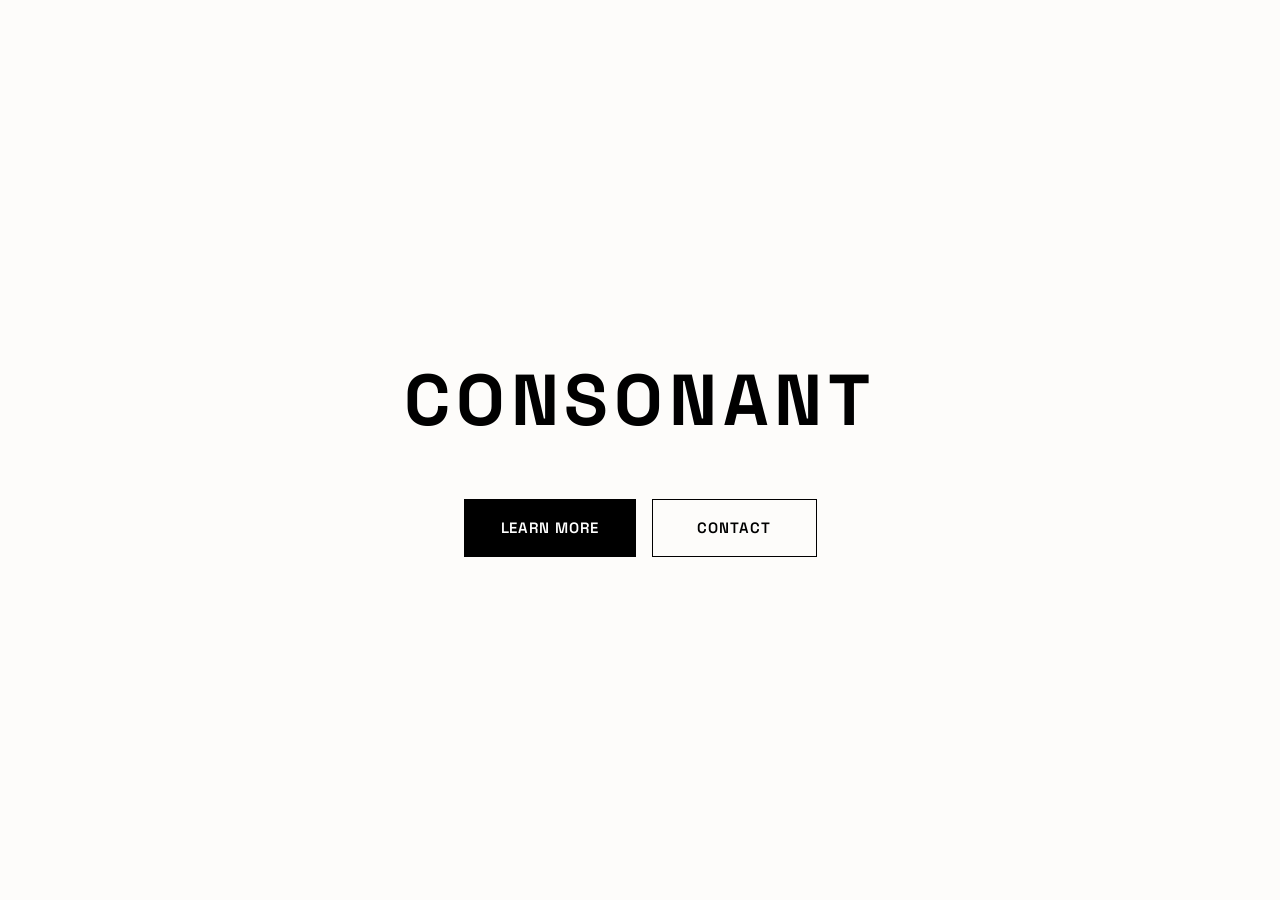
<file: index.html>
<!DOCTYPE html>
<html lang="en">
<head>
    <meta charset="UTF-8" />
    <meta name="viewport" content="width=device-width, initial-scale=1.0" />
    <title>Consonant</title>
    <link rel="stylesheet" href="style.css" />
</head>
<body class="home-body">
    <div class="home-center">
        <h1>CONSONANT</h1>
        <div class="button-row">
            <a href="learn-more.html" class="btn btn-dark">LEARN MORE</a>
            <a href="contact.html" class="btn btn-outline">CONTACT</a>
        </div>
    </div>
</body>
</html>
</file>
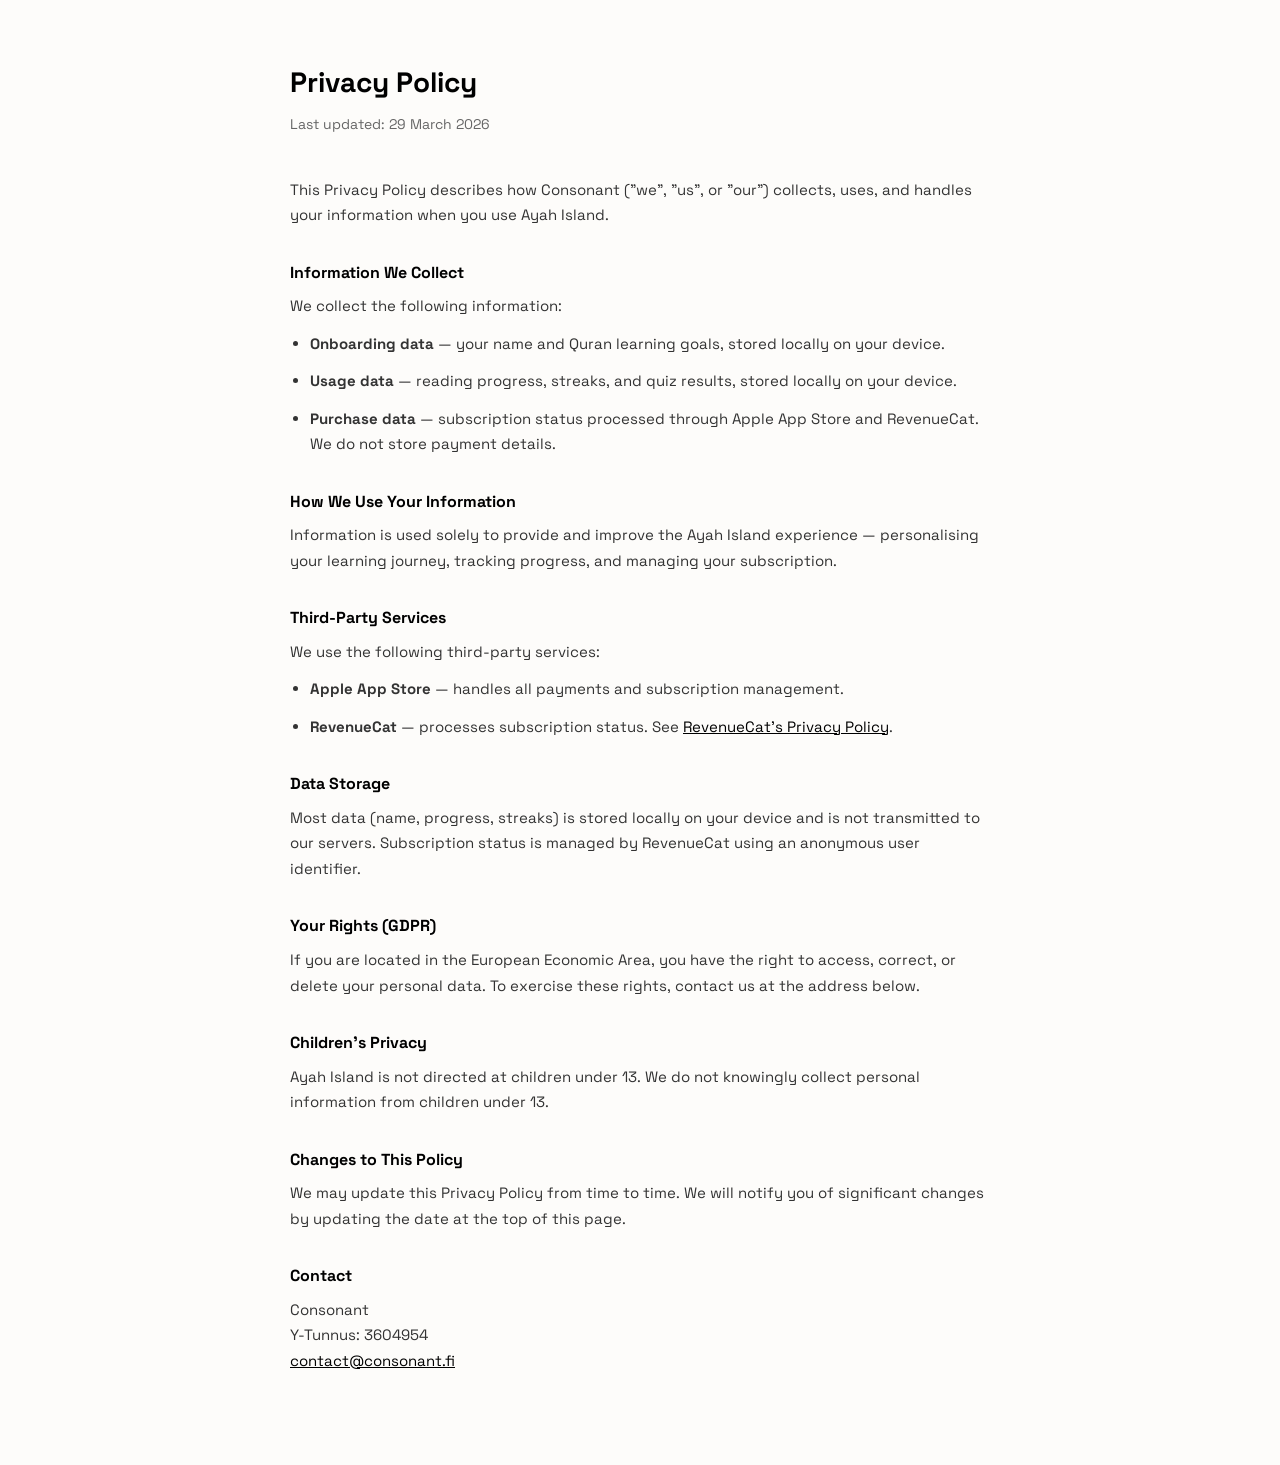
<file: privacy-policy/index.html>
<!DOCTYPE html>
<html lang="en">
<head>
    <meta charset="UTF-8" />
    <meta name="viewport" content="width=device-width, initial-scale=1.0" />
    <title>Privacy Policy — Ayah Island</title>
    <link rel="stylesheet" href="../style.css" />
    <link rel="stylesheet" href="https://fonts.googleapis.com/css2?family=Space+Grotesk:wght@400;500;600;700&display=swap" />
    <style>
        * { font-family: 'Space Grotesk', sans-serif; }
        .legal-body {
            min-height: 100vh;
            display: flex;
            justify-content: center;
            align-items: flex-start;
            padding: 60px 40px 80px;
        }
        .legal-container {
            max-width: 700px;
            width: 100%;
        }
        .legal-container h1 {
            font-size: 28px;
            font-weight: 700;
            margin-bottom: 8px;
        }
        .legal-container .updated {
            font-size: 14px;
            color: #666;
            margin-bottom: 40px;
        }
        .legal-container h2 {
            font-size: 16px;
            font-weight: 700;
            margin-top: 32px;
            margin-bottom: 8px;
        }
        .legal-container p, .legal-container li {
            font-size: 15px;
            color: #333;
            line-height: 1.7;
            margin-bottom: 12px;
        }
        .legal-container ul {
            padding-left: 20px;
            margin-bottom: 12px;
        }
        .legal-container a {
            color: #000;
        }
    </style>
</head>
<body class="legal-body">
    <div class="legal-container">
        <h1>Privacy Policy</h1>
        <p class="updated">Last updated: 29 March 2026</p>

        <p>This Privacy Policy describes how Consonant ("we", "us", or "our") collects, uses, and handles your information when you use Ayah Island.</p>

        <h2>Information We Collect</h2>
        <p>We collect the following information:</p>
        <ul>
            <li><strong>Onboarding data</strong> — your name and Quran learning goals, stored locally on your device.</li>
            <li><strong>Usage data</strong> — reading progress, streaks, and quiz results, stored locally on your device.</li>
            <li><strong>Purchase data</strong> — subscription status processed through Apple App Store and RevenueCat. We do not store payment details.</li>
        </ul>

        <h2>How We Use Your Information</h2>
        <p>Information is used solely to provide and improve the Ayah Island experience — personalising your learning journey, tracking progress, and managing your subscription.</p>

        <h2>Third-Party Services</h2>
        <p>We use the following third-party services:</p>
        <ul>
            <li><strong>Apple App Store</strong> — handles all payments and subscription management.</li>
            <li><strong>RevenueCat</strong> — processes subscription status. See <a href="https://www.revenuecat.com/privacy" target="_blank">RevenueCat's Privacy Policy</a>.</li>
        </ul>

        <h2>Data Storage</h2>
        <p>Most data (name, progress, streaks) is stored locally on your device and is not transmitted to our servers. Subscription status is managed by RevenueCat using an anonymous user identifier.</p>

        <h2>Your Rights (GDPR)</h2>
        <p>If you are located in the European Economic Area, you have the right to access, correct, or delete your personal data. To exercise these rights, contact us at the address below.</p>

        <h2>Children's Privacy</h2>
        <p>Ayah Island is not directed at children under 13. We do not knowingly collect personal information from children under 13.</p>

        <h2>Changes to This Policy</h2>
        <p>We may update this Privacy Policy from time to time. We will notify you of significant changes by updating the date at the top of this page.</p>

        <h2>Contact</h2>
        <p>Consonant<br>
        Y-Tunnus: 3604954<br>
        <a href="mailto:contact@consonant.fi">contact@consonant.fi</a></p>
    </div>
</body>
</html>
</file>
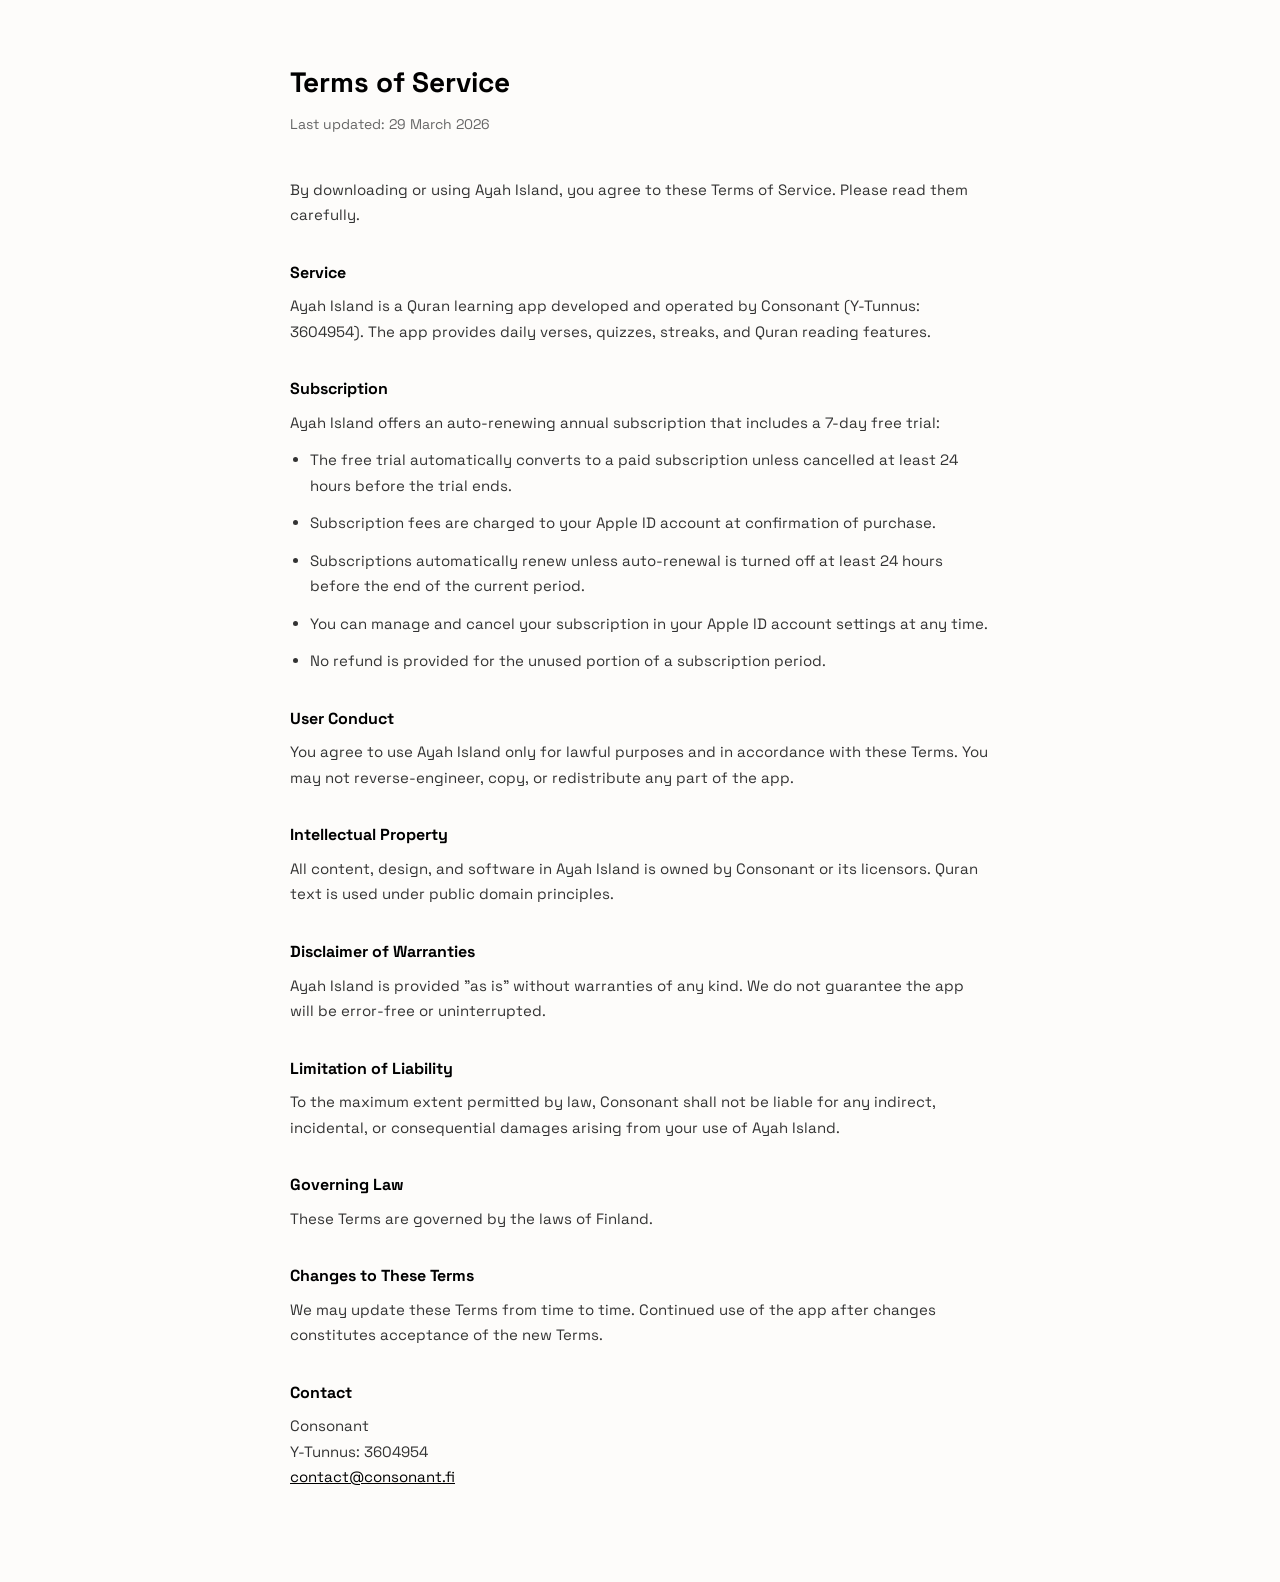
<file: terms-of-service/index.html>
<!DOCTYPE html>
<html lang="en">
<head>
    <meta charset="UTF-8" />
    <meta name="viewport" content="width=device-width, initial-scale=1.0" />
    <title>Terms of Service — Ayah Island</title>
    <link rel="stylesheet" href="../style.css" />
    <link rel="stylesheet" href="https://fonts.googleapis.com/css2?family=Space+Grotesk:wght@400;500;600;700&display=swap" />
    <style>
        * { font-family: 'Space Grotesk', sans-serif; }
        .legal-body {
            min-height: 100vh;
            display: flex;
            justify-content: center;
            align-items: flex-start;
            padding: 60px 40px 80px;
        }
        .legal-container {
            max-width: 700px;
            width: 100%;
        }
        .legal-container h1 {
            font-size: 28px;
            font-weight: 700;
            margin-bottom: 8px;
        }
        .legal-container .updated {
            font-size: 14px;
            color: #666;
            margin-bottom: 40px;
        }
        .legal-container h2 {
            font-size: 16px;
            font-weight: 700;
            margin-top: 32px;
            margin-bottom: 8px;
        }
        .legal-container p, .legal-container li {
            font-size: 15px;
            color: #333;
            line-height: 1.7;
            margin-bottom: 12px;
        }
        .legal-container ul {
            padding-left: 20px;
            margin-bottom: 12px;
        }
        .legal-container a {
            color: #000;
        }
    </style>
</head>
<body class="legal-body">
    <div class="legal-container">
        <h1>Terms of Service</h1>
        <p class="updated">Last updated: 29 March 2026</p>

        <p>By downloading or using Ayah Island, you agree to these Terms of Service. Please read them carefully.</p>

        <h2>Service</h2>
        <p>Ayah Island is a Quran learning app developed and operated by Consonant (Y-Tunnus: 3604954). The app provides daily verses, quizzes, streaks, and Quran reading features.</p>

        <h2>Subscription</h2>
        <p>Ayah Island offers an auto-renewing annual subscription that includes a 7-day free trial:</p>
        <ul>
            <li>The free trial automatically converts to a paid subscription unless cancelled at least 24 hours before the trial ends.</li>
            <li>Subscription fees are charged to your Apple ID account at confirmation of purchase.</li>
            <li>Subscriptions automatically renew unless auto-renewal is turned off at least 24 hours before the end of the current period.</li>
            <li>You can manage and cancel your subscription in your Apple ID account settings at any time.</li>
            <li>No refund is provided for the unused portion of a subscription period.</li>
        </ul>

        <h2>User Conduct</h2>
        <p>You agree to use Ayah Island only for lawful purposes and in accordance with these Terms. You may not reverse-engineer, copy, or redistribute any part of the app.</p>

        <h2>Intellectual Property</h2>
        <p>All content, design, and software in Ayah Island is owned by Consonant or its licensors. Quran text is used under public domain principles.</p>

        <h2>Disclaimer of Warranties</h2>
        <p>Ayah Island is provided "as is" without warranties of any kind. We do not guarantee the app will be error-free or uninterrupted.</p>

        <h2>Limitation of Liability</h2>
        <p>To the maximum extent permitted by law, Consonant shall not be liable for any indirect, incidental, or consequential damages arising from your use of Ayah Island.</p>

        <h2>Governing Law</h2>
        <p>These Terms are governed by the laws of Finland.</p>

        <h2>Changes to These Terms</h2>
        <p>We may update these Terms from time to time. Continued use of the app after changes constitutes acceptance of the new Terms.</p>

        <h2>Contact</h2>
        <p>Consonant<br>
        Y-Tunnus: 3604954<br>
        <a href="mailto:contact@consonant.fi">contact@consonant.fi</a></p>
    </div>
</body>
</html>
</file>
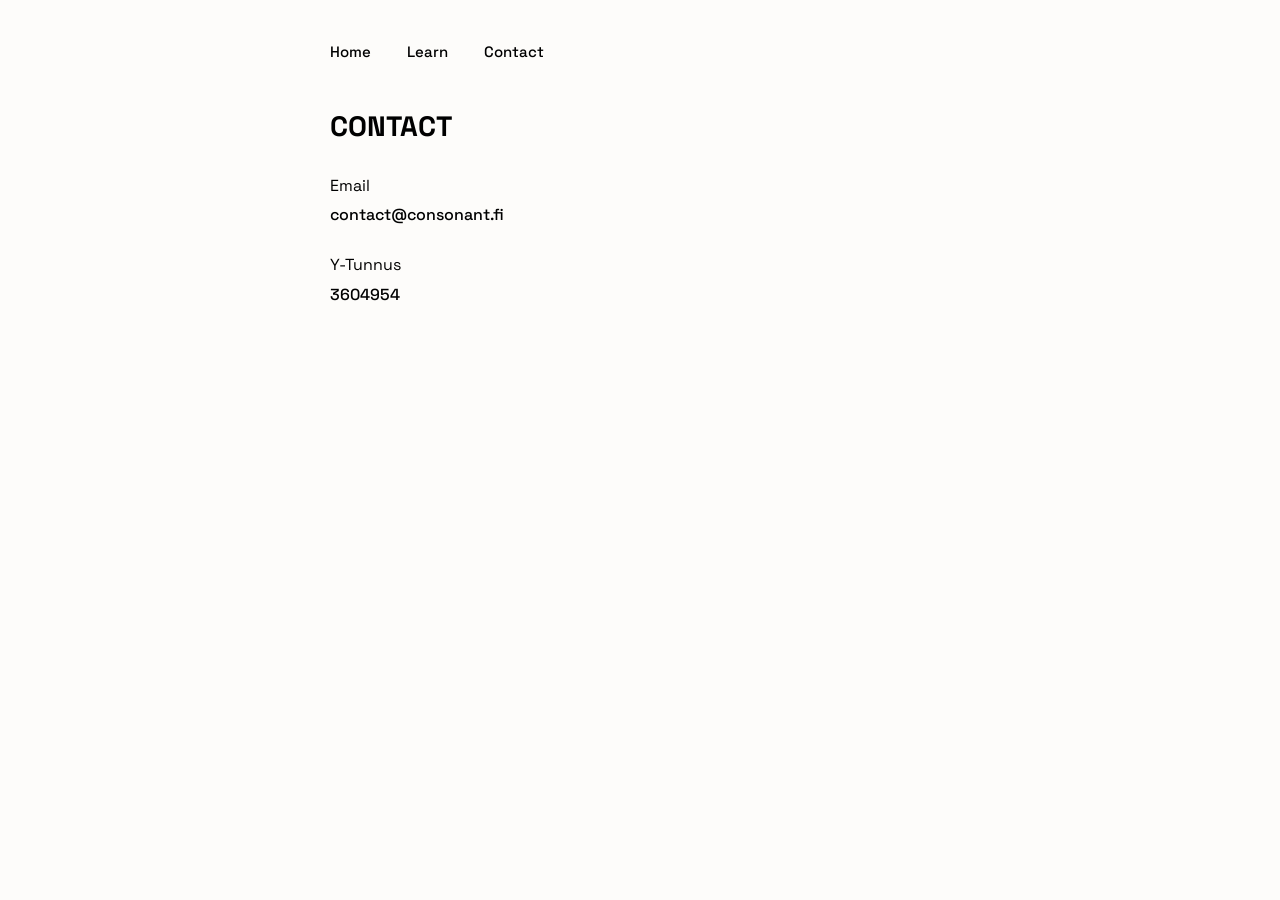
<file: contact.html>
<!DOCTYPE html>
<html lang="en">
<head>
    <meta charset="UTF-8" />
    <meta name="viewport" content="width=device-width, initial-scale=1.0" />
    <title>Consonant — Contact</title>
    <link rel="stylesheet" href="style.css" />
</head>
<body class="page-body">
    <div class="container">
        <nav class="main-nav">
            <a href="index.html">Home</a>
            <a href="learn-more.html">Learn</a>
            <a href="contact.html">Contact</a>
        </nav>
        <h1>CONTACT</h1>
        <p class="contact-label">Email</p>
        <p class="contact-value">contact@consonant.fi</p>
        <p class="contact-label">Y-Tunnus</p>
        <p class="contact-value">3604954</p>
    </div>
</body>
</html>
</file>
<file: style.css>
@import url('https://fonts.googleapis.com/css2?family=Space+Grotesk:wght@400;500;600;700&display=swap');

* {
    box-sizing: border-box;
    margin: 0;
    padding: 0;
}

body {
    font-family: 'Space Grotesk', sans-serif;
    background-color: #fdfcfa;
    color: #000;
    line-height: 1.6;
}

/* ── Home page ── */
.home-body {
    height: 100vh;
    overflow: hidden;
    display: flex;
    justify-content: center;
    align-items: center;
}

.home-center {
    display: flex;
    flex-direction: column;
    align-items: center;
    gap: 40px;
    text-align: center;
    padding: 0 40px;
}

.home-center h1 {
    font-size: 72px;
    font-weight: 700;
    letter-spacing: 0.08em;
}

.button-row {
    display: flex;
    gap: 16px;
}

.button-row .btn {
    min-width: 165px;
    text-align: center;
    white-space: nowrap;
}

.btn {
    font-family: 'Space Grotesk', sans-serif;
    font-size: 15px;
    font-weight: 600;
    letter-spacing: 0.06em;
    text-decoration: none;
    padding: 16px 36px;
    border: 1px solid #000;
    cursor: pointer;
    display: inline-block;
    transition: opacity 0.15s;
}

.btn:hover {
    opacity: 0.75;
}

.btn-dark {
    background-color: #000;
    color: #fff;
}

.btn-outline {
    background-color: transparent;
    color: #000;
}

/* ── Navbar ── */
.main-nav {
    display: flex;
    gap: 36px;
    margin-bottom: 40px;
}

.main-nav a {
    font-family: 'Space Grotesk', sans-serif;
    font-size: 15px;
    font-weight: 500;
    color: #000;
    text-decoration: none;
    transition: color 0.15s;
}

.main-nav a:hover {
    color: #999;
}

/* ── Inner pages ── */
.page-body {
    min-height: 100vh;
    display: flex;
    justify-content: center;
    align-items: flex-start;
    padding-top: 40px;
}

.container {
    max-width: 700px;
    width: 100%;
    padding: 0 40px;
    box-sizing: border-box;
}

.container h1 {
    font-size: 28px;
    font-weight: 700;
    margin-bottom: 24px;
}

.container p {
    font-size: 16px;
    color: #000;
    margin-bottom: 40px;
}

/* Contact page specifics */
.contact-label {
    font-size: 14px;
    color: #666;
    margin-bottom: 4px !important;
}

.contact-value {
    font-size: 16px;
    font-weight: 500;
    margin-bottom: 24px !important;
}

/* ── Responsive ── */
@media (max-width: 768px) {
    .page-body {
        padding-top: 20px;
    }

    .container {
        padding: 0 30px;
        max-width: 100%;
    }

    .home-center h1 {
        font-size: 52px;
    }
}

@media (max-width: 480px) {
    .container {
        padding: 0 20px;
    }

    .home-center {
        padding: 0 20px;
    }

    .home-center h1 {
        font-size: 38px;
    }

    .button-row {
        flex-direction: column;
        width: 100%;
    }

    .btn {
        text-align: center;
    }
}
</file>
